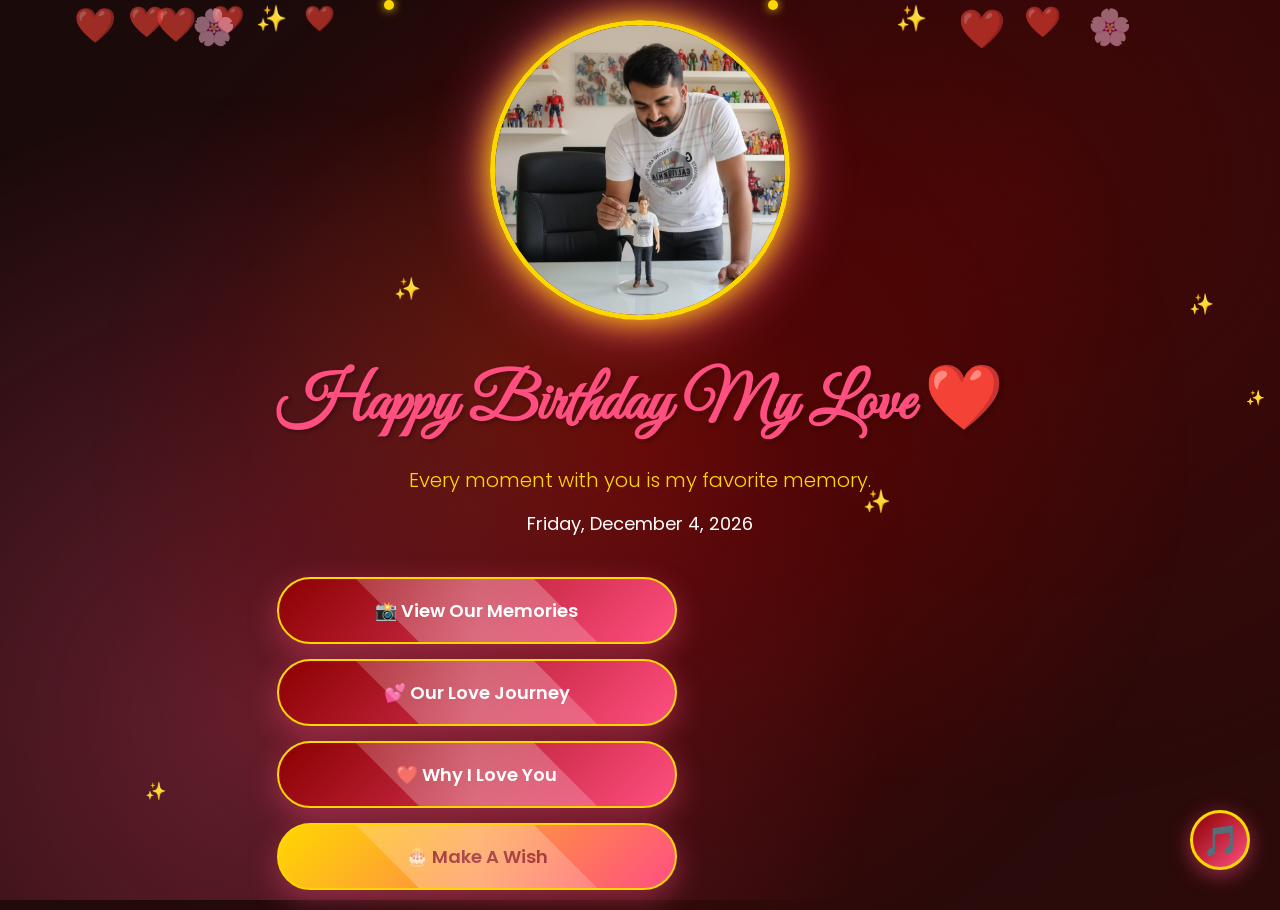
<file: index.html>
<!DOCTYPE html>
<html lang="en">
<head>
    <meta charset="UTF-8">
    <meta name="viewport" content="width=device-width, initial-scale=1.0">
    <title>Happy Birthday ANAND ❤️</title>
    <link rel="preconnect" href="https://fonts.googleapis.com">
    <link rel="preconnect" href="https://fonts.gstatic.com" crossorigin>
    <link href="https://fonts.googleapis.com/css2?family=Great+Vibes&family=Poppins:wght@300;400;500;600;700&display=swap" rel="stylesheet">
    <link rel="stylesheet" href="style.css">
</head>
<body>
    <!-- Loading Screen -->
    <div id="loading-screen" class="loading-screen">
        <div class="loading-content">
            <div class="loading-heart">❤️</div>
            <p class="loading-text">Loading Our Love Story...</p>
        </div>
    </div>

    <!-- Floating Animations -->
    <div class="floating-container">
        <div class="hearts"></div>
        <div class="sparkles"></div>
        <div class="particles"></div>
        <div class="rose-petals"></div>
    </div>

    <!-- Music Player -->
    <div class="music-player" id="music-player">
        <button class="music-toggle" id="music-toggle">
            <span class="music-icon">🎵</span>
        </button>
        <div class="music-controls" id="music-controls">
            <button class="control-btn" id="play-btn">▶️</button>
            <input type="range" class="volume-slider" id="volume-slider" min="0" max="100" value="50">
        </div>
        <audio id="background-music" loop autoplay preload="auto">
            <source src="music/Tum%20Ho%20Toh%20Subah%20Nayi%20Hai%20-%20Tum%20Ho%20Toh%20_%20Saiyaara.mp3" type="audio/mpeg">
        </audio>
    </div>

    <!-- Hero Section -->
    <section id="hero" class="hero">
        <div class="hero-background"></div>
        <div class="hero-content">
            <div class="hero-image-container">
                <img src="images/photo 3.jpeg" alt="Hero Image" class="hero-image" id="hero-img">
            </div>
            <h1 class="hero-title">Happy Birthday My Love ❤️</h1>
            <p class="hero-subtitle">Every moment with you is my favorite memory.</p>
            <p class="hero-date" id="current-date"></p>
            
            <!-- Navigation Buttons -->
            <div class="nav-buttons">
                <a href="gallery.html" class="nav-button">
                    <span>📸 View Our Memories</span>
                    <div class="button-glow"></div>
                </a>
                <a href="timeline.html" class="nav-button">
                    <span>💕 Our Love Journey</span>
                    <div class="button-glow"></div>
                </a>
                <a href="reasons.html" class="nav-button">
                    <span>❤️ Why I Love You</span>
                    <div class="button-glow"></div>
                </a>
                <a href="cake.html" class="nav-button primary">
                    <span>🎂 Make A Wish</span>
                    <div class="button-glow"></div>
                </a>
            </div>
        </div>
    </section>

    <!-- Balloons -->
    <div class="balloons-container" id="balloons"></div>

    <!-- Confetti -->
    <div class="confetti-container" id="confetti"></div>

    <script src="index.js"></script>
</body>
</html>
</file>
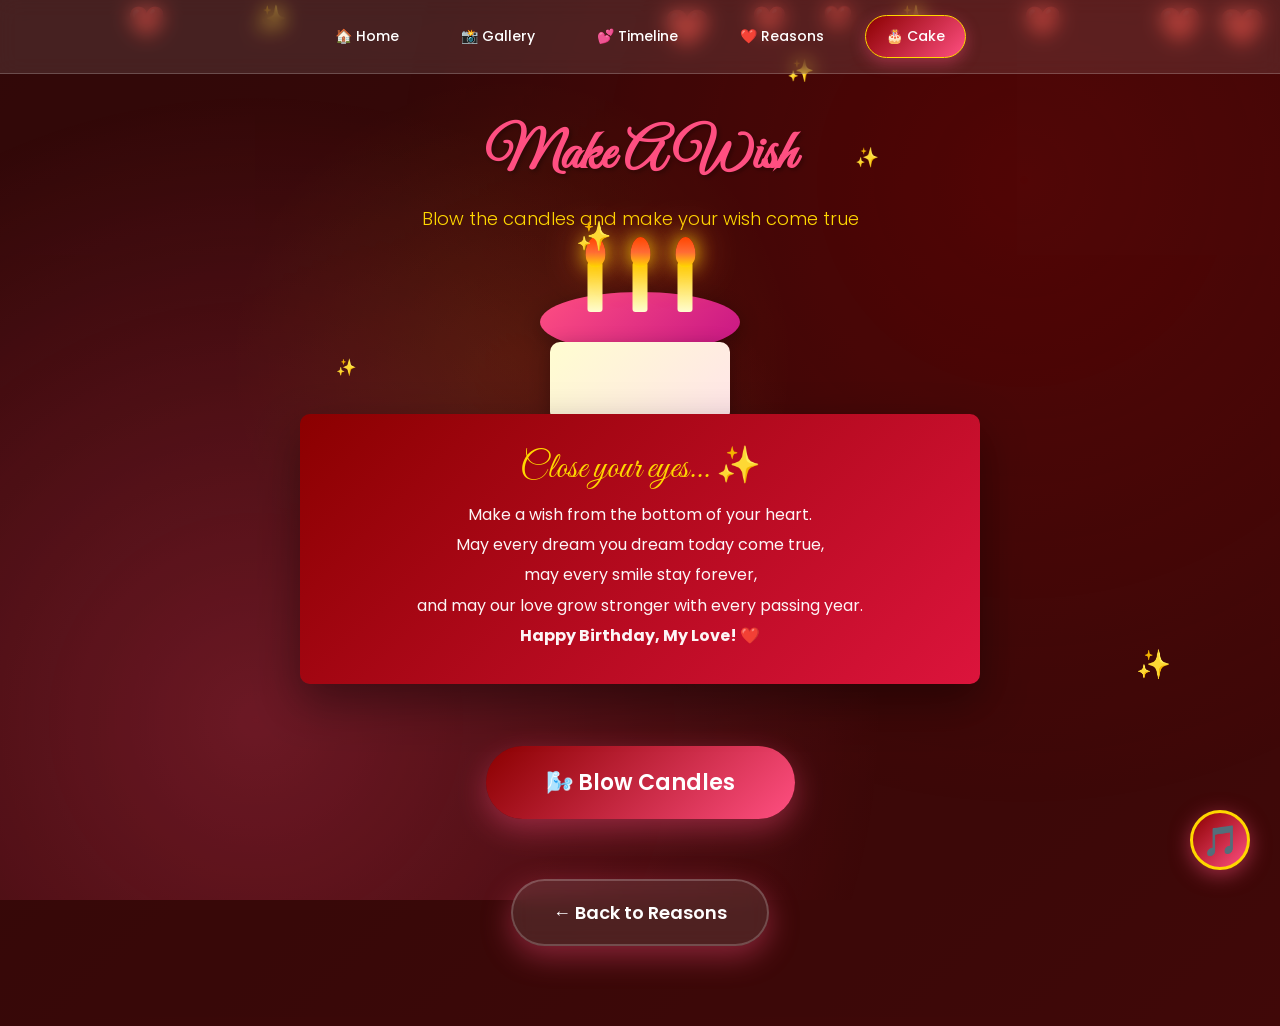
<file: cake.html>
<!DOCTYPE html>
<html lang="en">
<head>
    <meta charset="UTF-8">
    <meta name="viewport" content="width=device-width, initial-scale=1.0">
    <title>Make A Wish - Happy Birthday ANAND ❤️</title>
    <link rel="preconnect" href="https://fonts.googleapis.com">
    <link rel="preconnect" href="https://fonts.gstatic.com" crossorigin>
    <link href="https://fonts.googleapis.com/css2?family=Great+Vibes&family=Poppins:wght@300;400;500;600;700&display=swap" rel="stylesheet">
    <link rel="stylesheet" href="style.css">
</head>
<body>
    <!-- Floating Animations -->
    <div class="floating-container">
        <div class="hearts"></div>
        <div class="sparkles"></div>
    </div>

    <!-- Music Player -->
    <div class="music-player" id="music-player">
        <button class="music-toggle" id="music-toggle">
            <span class="music-icon">🎵</span>
        </button>
        <div class="music-controls" id="music-controls">
            <button class="control-btn" id="play-btn">▶️</button>
            <input type="range" class="volume-slider" id="volume-slider" min="0" max="100" value="50">
        </div>
        <audio id="background-music" loop autoplay>
            <source src="music\wavemaster-happy-birthday-155461.mp3" type="audio/mpeg">
        </audio>
    </div>

    <!-- Navigation Bar -->
    <nav class="nav-bar">
        <a href="index.html" class="nav-link">🏠 Home</a>
        <a href="gallery.html" class="nav-link">📸 Gallery</a>
        <a href="timeline.html" class="nav-link">💕 Timeline</a>
        <a href="reasons.html" class="nav-link">❤️ Reasons</a>
        <a href="cake.html" class="nav-link active">🎂 Cake</a>
    </nav>

    <!-- Cake Section -->
    <section id="cake" class="cake page-section">
        <div class="section-header">
            <h2>Make A Wish</h2>
            <p>Blow the candles and make your wish come true</p>
        </div>
        <div class="cake-container">
            <div class="cake-3d">
                <div class="cake-top">
                    <div class="candle-container">
                        <div class="candle" id="candle1">
                            <div class="flame" id="flame1"></div>
                        </div>
                        <div class="candle" id="candle2">
                            <div class="flame" id="flame2"></div>
                        </div>
                        <div class="candle" id="candle3">
                            <div class="flame" id="flame3"></div>
                        </div>
                    </div>
                </div>
                <div class="cake-middle"></div>
                <div class="cake-bottom">
                    <div class="candle-wish-card" id="candle-wish-card">
                        <h3>Close your eyes... &#10024;</h3>
                        <p>Make a wish from the bottom of your heart.</p>
                        <p>May every dream you dream today come true,</p>
                        <p>may every smile stay forever,</p>
                        <p>and may our love grow stronger with every passing year.</p>
                        <p><strong>Happy Birthday, My Love! &#10084;&#65039;</strong></p>
                    </div>
                </div>
            </div>
        </div>

        <button class="blow-btn" id="blow-btn">
            <span>🌬️ Blow Candles</span>
        </button>
        
        <div class="cake-memory-panel" id="cake-memory-panel" hidden>
            <div class="cake-photo-slider" id="cake-photo-slider" aria-label="Birthday memories slideshow">
                <img src="images/photo 15.jpeg" alt="Birthday memory 1" class="cake-slide active">
                <img src="images/photo 16.jpeg" alt="Birthday memory 2" class="cake-slide">
                <img src="images/photo 17.jpeg" alt="Birthday memory 3" class="cake-slide">
                <img src="images/photo 18.jpeg" alt="Birthday memory 3" class="cake-slide">
                <img src="images/photo 19.jpeg" alt="Birthday memory 3" class="cake-slide">
                <img src="images/photo 20.jpeg" alt="Birthday memory 3" class="cake-slide">
            </div>
        </div>

        <!-- Navigation Buttons -->
        <div class="nav-section-buttons">
            <a href="reasons.html" class="nav-button secondary">
                <span>← Back to Reasons</span>
            </a>
            <a href="letter.html" class="nav-button primary" id="next-to-letter" style="display: none;">
                <span>Read My Letter →</span>
            </a>
        </div>
    </section>

    <!-- Fireworks Canvas -->
    <canvas id="fireworks-canvas" class="fireworks-canvas"></canvas>

    <!-- Confetti -->
    <div class="confetti-container" id="confetti"></div>

    <script src="cake.js"></script>
</body>
</html>
</file>
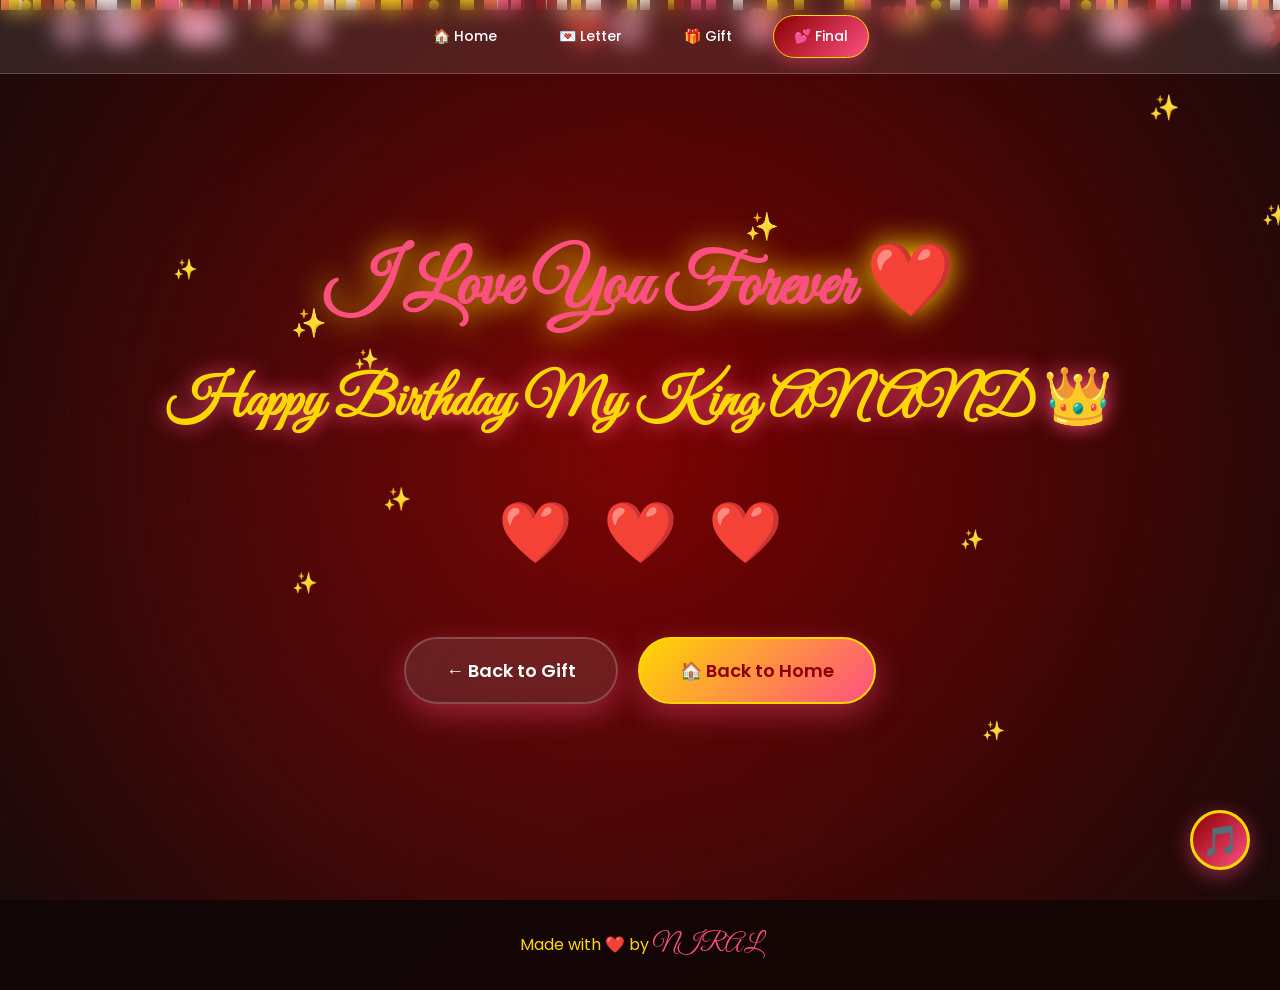
<file: final.html>
<!DOCTYPE html>
<html lang="en">

<head>
    <meta charset="UTF-8">
    <meta name="viewport" content="width=device-width, initial-scale=1.0">
    <title>I Love You Forever - Happy Birthday ANAND ❤️</title>
    <link rel="preconnect" href="https://fonts.googleapis.com">
    <link rel="preconnect" href="https://fonts.gstatic.com" crossorigin>
    <link
        href="https://fonts.googleapis.com/css2?family=Great+Vibes&family=Poppins:wght@300;400;500;600;700&display=swap"
        rel="stylesheet">
    <link rel="stylesheet" href="style.css">
</head>

<body>
    <!-- Floating Animations -->
    <div class="floating-container">
        <div class="hearts"></div>
        <div class="sparkles"></div>
        <div class="particles"></div>
        <div class="rose-petals"></div>
    </div>

    <!-- Music Player -->
    <div class="music-player" id="music-player">
        <button class="music-toggle" id="music-toggle">
            <span class="music-icon">🎵</span>
        </button>
        <div class="music-controls" id="music-controls">
            <button class="control-btn" id="play-btn">▶️</button>
            <input type="range" class="volume-slider" id="volume-slider" min="0" max="100" value="50">
        </div>
        <audio id="background-music" loop autoplay>
            <source src="music\Soulmate Song Bgm.mp3" type="audio/mpeg">
        </audio>
    </div>

    <!-- Navigation Bar -->
    <nav class="nav-bar">
        <a href="index.html" class="nav-link">🏠 Home</a>
        <a href="letter.html" class="nav-link">💌 Letter</a>
        <a href="gift.html" class="nav-link">🎁 Gift</a>
        <a href="final.html" class="nav-link active">💕 Final</a>
    </nav>

    <!-- Final Message Section -->
    <section id="final-message" class="final-message page-section">
        <div class="final-content">
            <h1 id="final-title">I Love You Forever ❤️</h1>
            <h2 id="final-subtitle">Happy Birthday My King ANAND 👑</h2>
            <div class="final-hearts">
                <span class="heart">❤️</span>
                <span class="heart">❤️</span>
                <span class="heart">❤️</span>
            </div>

            <!-- Navigation Button -->
            <div class="nav-section-buttons">
                <a href="gift.html" class="nav-button secondary">
                    <span>← Back to Gift</span>
                </a>
                <a href="index.html" class="nav-button primary">
                    <span>🏠 Back to Home</span>
                </a>
            </div>
        </div>
    </section>

    <!-- Balloons -->
    <div class="balloons-container" id="balloons"></div>

    <!-- Fireworks Canvas -->
    <canvas id="fireworks-canvas" class="fireworks-canvas"></canvas>

    <!-- Confetti -->
    <div class="confetti-container" id="confetti"></div>

    <!-- Footer -->
    <footer class="footer">
        <p>Made with ❤️ by <span id="footer-name">NIRAL</span></p>
    </footer>

    <script src="final.js"></script>
</body>

</html>
</file>
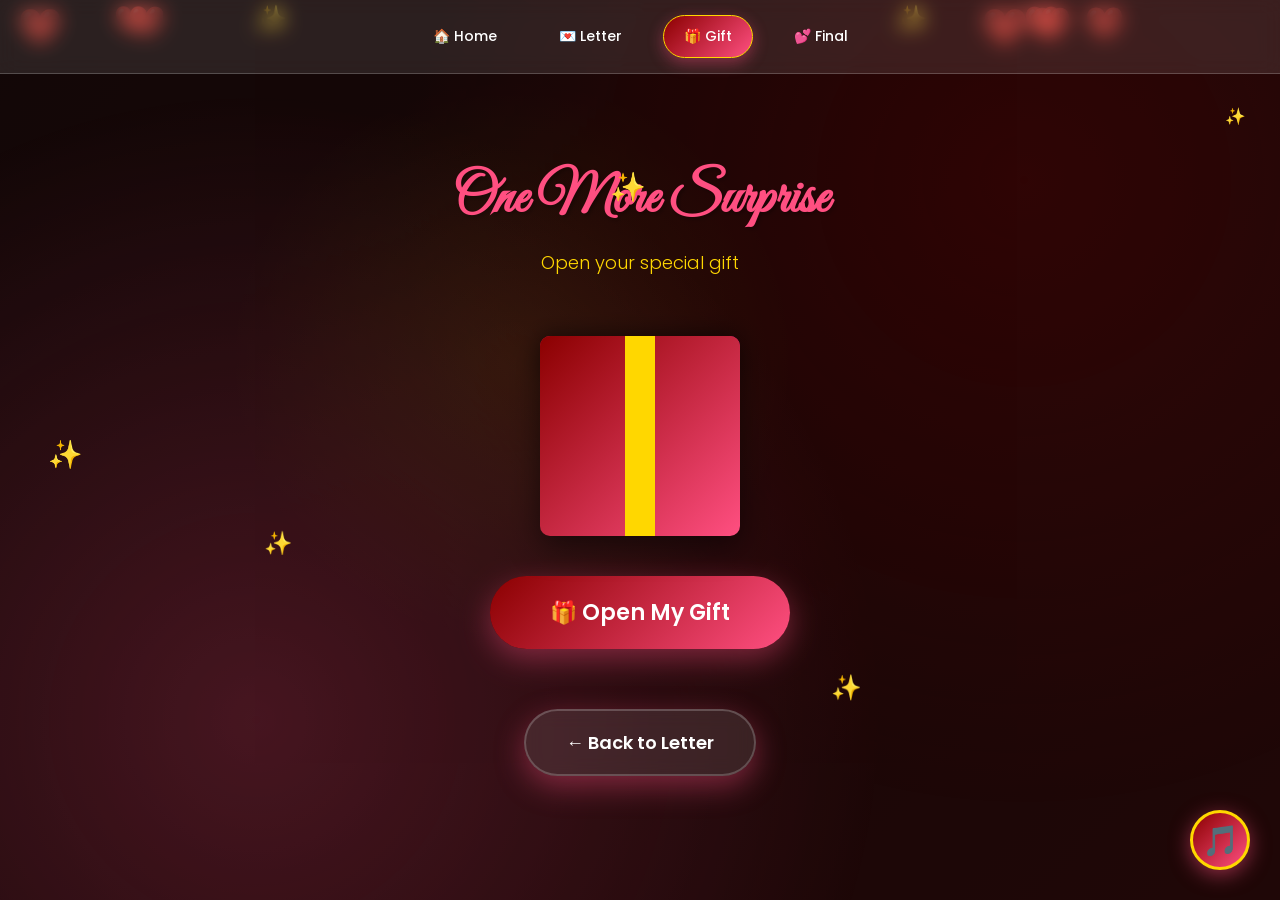
<file: gift.html>
<!DOCTYPE html>
<html lang="en">
<head>
    <meta charset="UTF-8">
    <meta name="viewport" content="width=device-width, initial-scale=1.0">
    <title>Surprise Gift - Happy Birthday ANAND ❤️</title>
    <link rel="preconnect" href="https://fonts.googleapis.com">
    <link rel="preconnect" href="https://fonts.gstatic.com" crossorigin>
    <link href="https://fonts.googleapis.com/css2?family=Great+Vibes&family=Poppins:wght@300;400;500;600;700&display=swap" rel="stylesheet">
    <link rel="stylesheet" href="style.css">
</head>
<body>
    <!-- Floating Animations -->
    <div class="floating-container">
        <div class="hearts"></div>
        <div class="sparkles"></div>
    </div>

    <!-- Music Player -->
    <div class="music-player" id="music-player">
        <button class="music-toggle" id="music-toggle">
            <span class="music-icon">🎵</span>
        </button>
        <div class="music-controls" id="music-controls">
            <button class="control-btn" id="play-btn">▶️</button>
            <input type="range" class="volume-slider" id="volume-slider" min="0" max="100" value="50">
        </div>
        <audio id="background-music" loop autoplay>
            <!-- <source src="music\o_maahi.mp3" type="audio/mpeg"> -->
        </audio>
    </div>

    <!-- Navigation Bar -->
    <nav class="nav-bar">
        <a href="index.html" class="nav-link">🏠 Home</a>
        <a href="letter.html" class="nav-link">💌 Letter</a>
        <a href="gift.html" class="nav-link active">🎁 Gift</a>
        <a href="final.html" class="nav-link">💕 Final</a>
    </nav>

    <!-- Surprise Gift Section -->
    <section id="surprise" class="surprise page-section">
        <div class="section-header">
            <h2>One More Surprise</h2>
            <p>Open your special gift</p>
        </div>
        <div class="gift-container">
            <div class="gift-box" id="gift-box">
                <div class="gift-lid"></div>
                <div class="gift-body"></div>
                <div class="gift-ribbon"></div>
            </div>
        </div>
        <button class="gift-btn" id="gift-btn">
            <span>🎁 Open My Gift</span>
        </button>
        
        <div class="gift-surprise-panel" id="gift-surprise-panel" aria-live="polite" hidden>
            <div class="gift-photo-slider" id="gift-photo-slider" aria-label="Special memories slideshow">
                <img src="images/photo 11.jpeg" alt="Special memory 1" class="gift-slide active">
                <img src="images/photo 12.jpeg" alt="Special memory 2" class="gift-slide">
                <img src="images/photo 13.jpeg" alt="Special memory 3" class="gift-slide">
                <img src="images/photo 14.jpeg" alt="Special memory 3" class="gift-slide">
            </div>
            
            <div class="voice-letter">
                <p class="voice-kicker">Your birthday message is playing</p>
                <button class="voice-replay-btn" id="voice-replay-btn" type="button">Listen Again</button>
            </div>
        </div>

        <!-- Navigation Buttons -->
        <div class="nav-section-buttons">
            <a href="letter.html" class="nav-button secondary">
                <span>← Back to Letter</span>
            </a>
            <a href="final.html" class="nav-button primary" id="next-to-final" style="display: none;">
                <span>Final Message →</span>
            </a>
        </div>
    </section>

    <!-- Fireworks Canvas -->
    <canvas id="fireworks-canvas" class="fireworks-canvas"></canvas>

    <!-- Confetti -->
    <div class="confetti-container" id="confetti"></div>

    <script src="gift.js"></script>
</body>
</html>
</file>
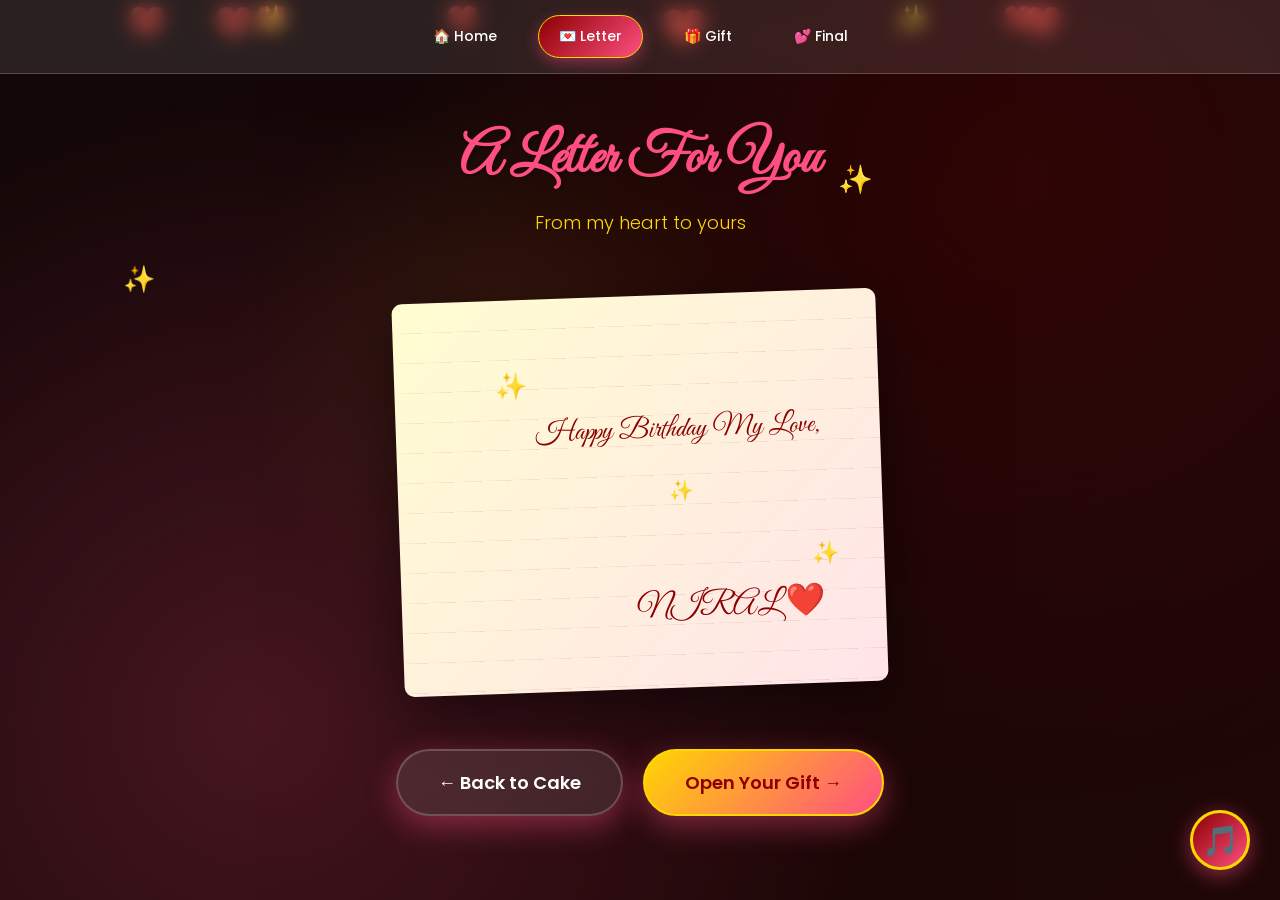
<file: letter.html>
<!DOCTYPE html>
<html lang="en">

<head>
    <meta charset="UTF-8">
    <meta name="viewport" content="width=device-width, initial-scale=1.0">
    <title>A Letter For You - Happy Birthday ANAND ❤️</title>
    <link rel="preconnect" href="https://fonts.googleapis.com">
    <link rel="preconnect" href="https://fonts.gstatic.com" crossorigin>
    <link
        href="https://fonts.googleapis.com/css2?family=Great+Vibes&family=Poppins:wght@300;400;500;600;700&display=swap"
        rel="stylesheet">
    <link rel="stylesheet" href="style.css">
</head>

<body>
    <!-- Floating Animations -->
    <div class="floating-container">
        <div class="hearts"></div>
        <div class="sparkles"></div>
    </div>

    <!-- Music Player -->
    <div class="music-player" id="music-player">
        <button class="music-toggle" id="music-toggle">
            <span class="music-icon">🎵</span>
        </button>
        <div class="music-controls" id="music-controls">
            <button class="control-btn" id="play-btn">▶️</button>
            <input type="range" class="volume-slider" id="volume-slider" min="0" max="100" value="50">
        </div>
        <audio id="background-music" loop autoplay>
            <source src="music\kaise_hua_instrumental.mp3" type="audio/mpeg">
        </audio>
    </div>

    <!-- Navigation Bar -->
    <nav class="nav-bar">
        <a href="index.html" class="nav-link">🏠 Home</a>
        <a href="letter.html" class="nav-link active">💌 Letter</a>
        <a href="gift.html" class="nav-link">🎁 Gift</a>
        <a href="final.html" class="nav-link">💕 Final</a>
    </nav>

    <!-- Love Letter Section -->
    <section id="love-letter" class="love-letter page-section">
        <div class="section-header">
            <h2>A Letter For You</h2>
            <p>From my heart to yours</p>
        </div>
        <div class="letter-container">
            <div class="letter-paper">
                <div class="letter-content" id="letter-content">
                    <!-- Letter text will be typed by JavaScript -->
                </div>
                <div class="letter-signature" id="letter-signature"></div>
            </div>
        </div>

        <!-- Navigation Buttons -->
        <div class="nav-section-buttons">
            <a href="cake.html" class="nav-button secondary">
                <span>← Back to Cake</span>
            </a>
            <a href="gift.html" class="nav-button primary">
                <span>Open Your Gift →</span>
            </a>
        </div>
    </section>

    <script src="letter.js"></script>
</body>

</html>
</file>
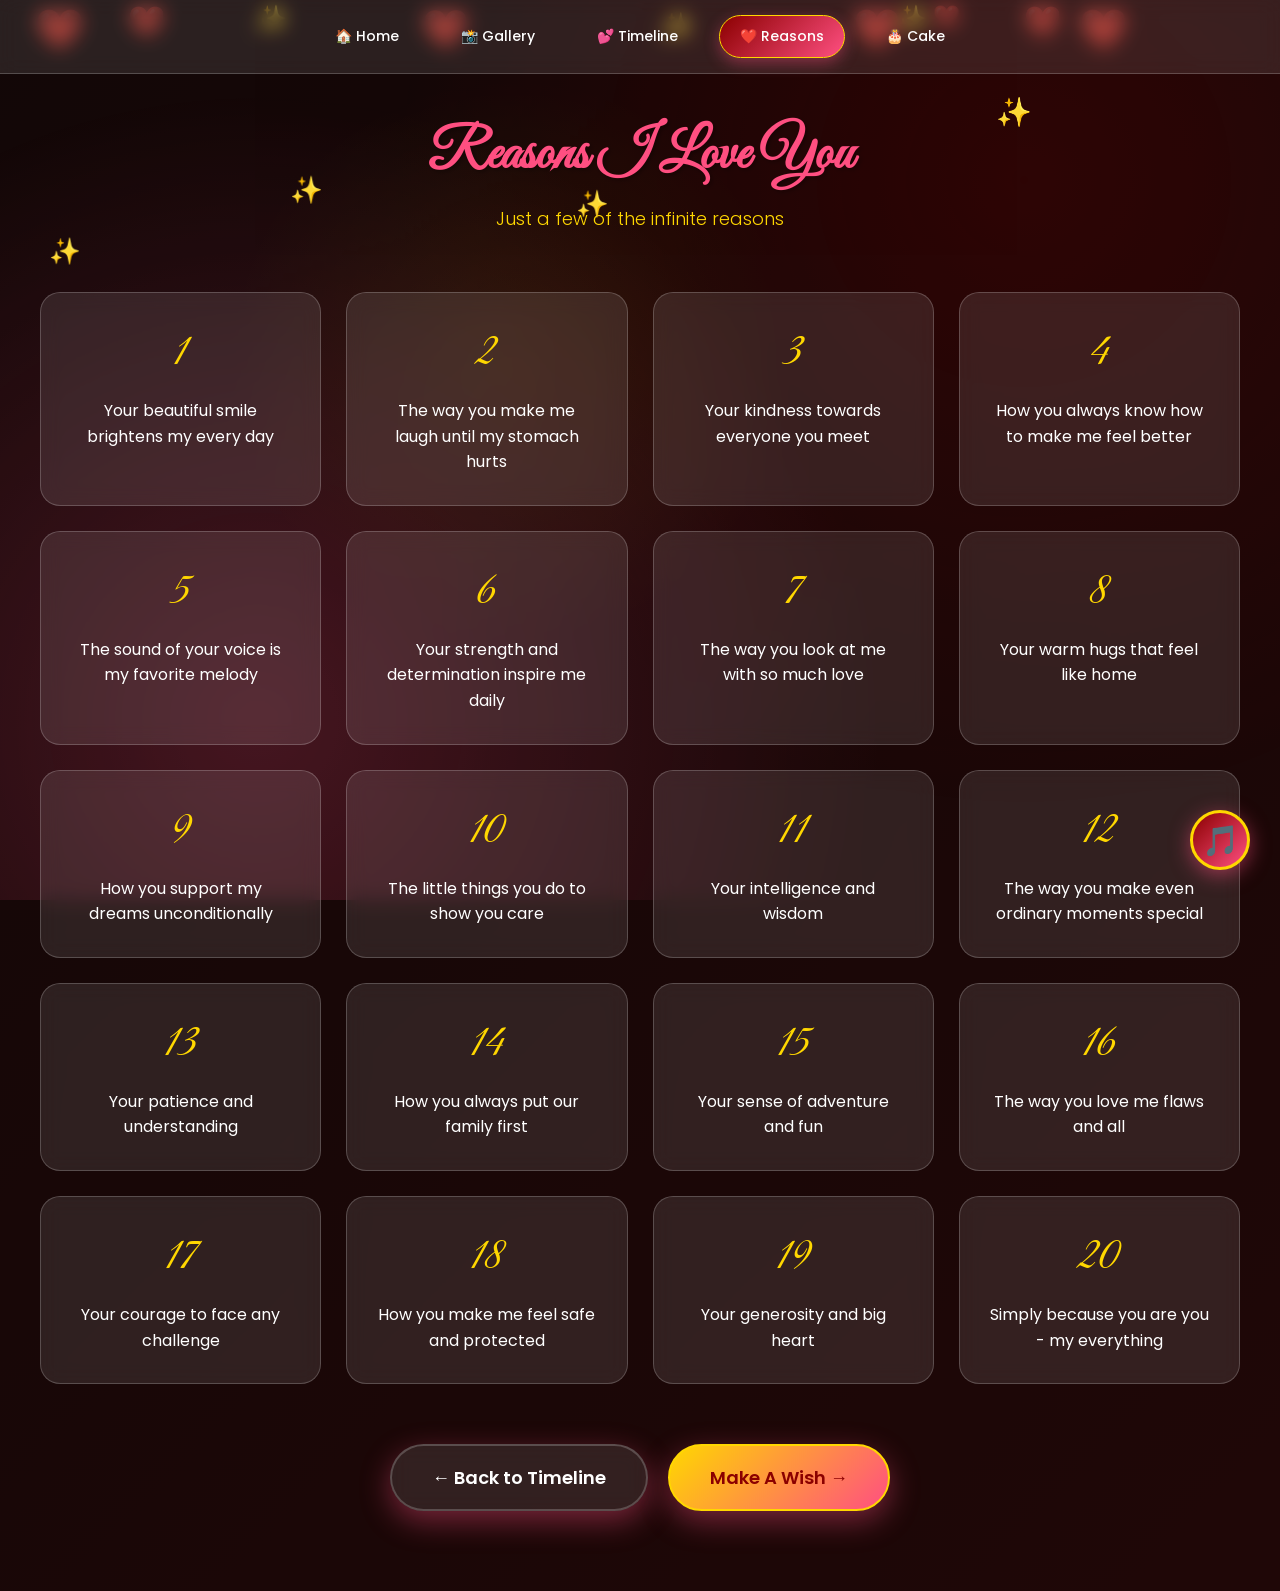
<file: reasons.html>
<!DOCTYPE html>
<html lang="en">
<head>
    <meta charset="UTF-8">
    <meta name="viewport" content="width=device-width, initial-scale=1.0">
    <title>Why I Love You - Happy Birthday ANAND ❤️</title>
    <link rel="preconnect" href="https://fonts.googleapis.com">
    <link rel="preconnect" href="https://fonts.gstatic.com" crossorigin>
    <link href="https://fonts.googleapis.com/css2?family=Great+Vibes&family=Poppins:wght@300;400;500;600;700&display=swap" rel="stylesheet">
    <link rel="stylesheet" href="style.css">
</head>
<body>
    <!-- Floating Animations -->
    <div class="floating-container">
        <div class="hearts"></div>
        <div class="sparkles"></div>
    </div>

    <!-- Music Player -->
    <div class="music-player" id="music-player">
        <button class="music-toggle" id="music-toggle">
            <span class="music-icon">🎵</span>
        </button>
        <div class="music-controls" id="music-controls">
            <button class="control-btn" id="play-btn">▶️</button>
            <input type="range" class="volume-slider" id="volume-slider" min="0" max="100" value="50">
        </div>
        <audio id="background-music" loop autoplay>
            <source src="music\Humsafar Ringtone Download Male.mp3" type="audio/mpeg">
        </audio>
    </div>

    <!-- Navigation Bar -->
    <nav class="nav-bar">
        <a href="index.html" class="nav-link">🏠 Home</a>
        <a href="gallery.html" class="nav-link">📸 Gallery</a>
        <a href="timeline.html" class="nav-link">💕 Timeline</a>
        <a href="reasons.html" class="nav-link active">❤️ Reasons</a>
        <a href="cake.html" class="nav-link">🎂 Cake</a>
    </nav>

    <!-- Reasons Section -->
    <section id="reasons" class="reasons page-section">
        <div class="section-header">
            <h2>Reasons I Love You</h2>
            <p>Just a few of the infinite reasons</p>
        </div>
        <div class="reasons-grid" id="reasons-grid">
            <!-- Reasons will be dynamically added by JavaScript -->
        </div>
        
        <!-- Navigation Buttons -->
        <div class="nav-section-buttons">
            <a href="timeline.html" class="nav-button secondary">
                <span>← Back to Timeline</span>
            </a>
            <a href="cake.html" class="nav-button primary">
                <span>Make A Wish →</span>
            </a>
        </div>
    </section>

    <script src="reasons.js"></script>
</body>
</html>
</file>
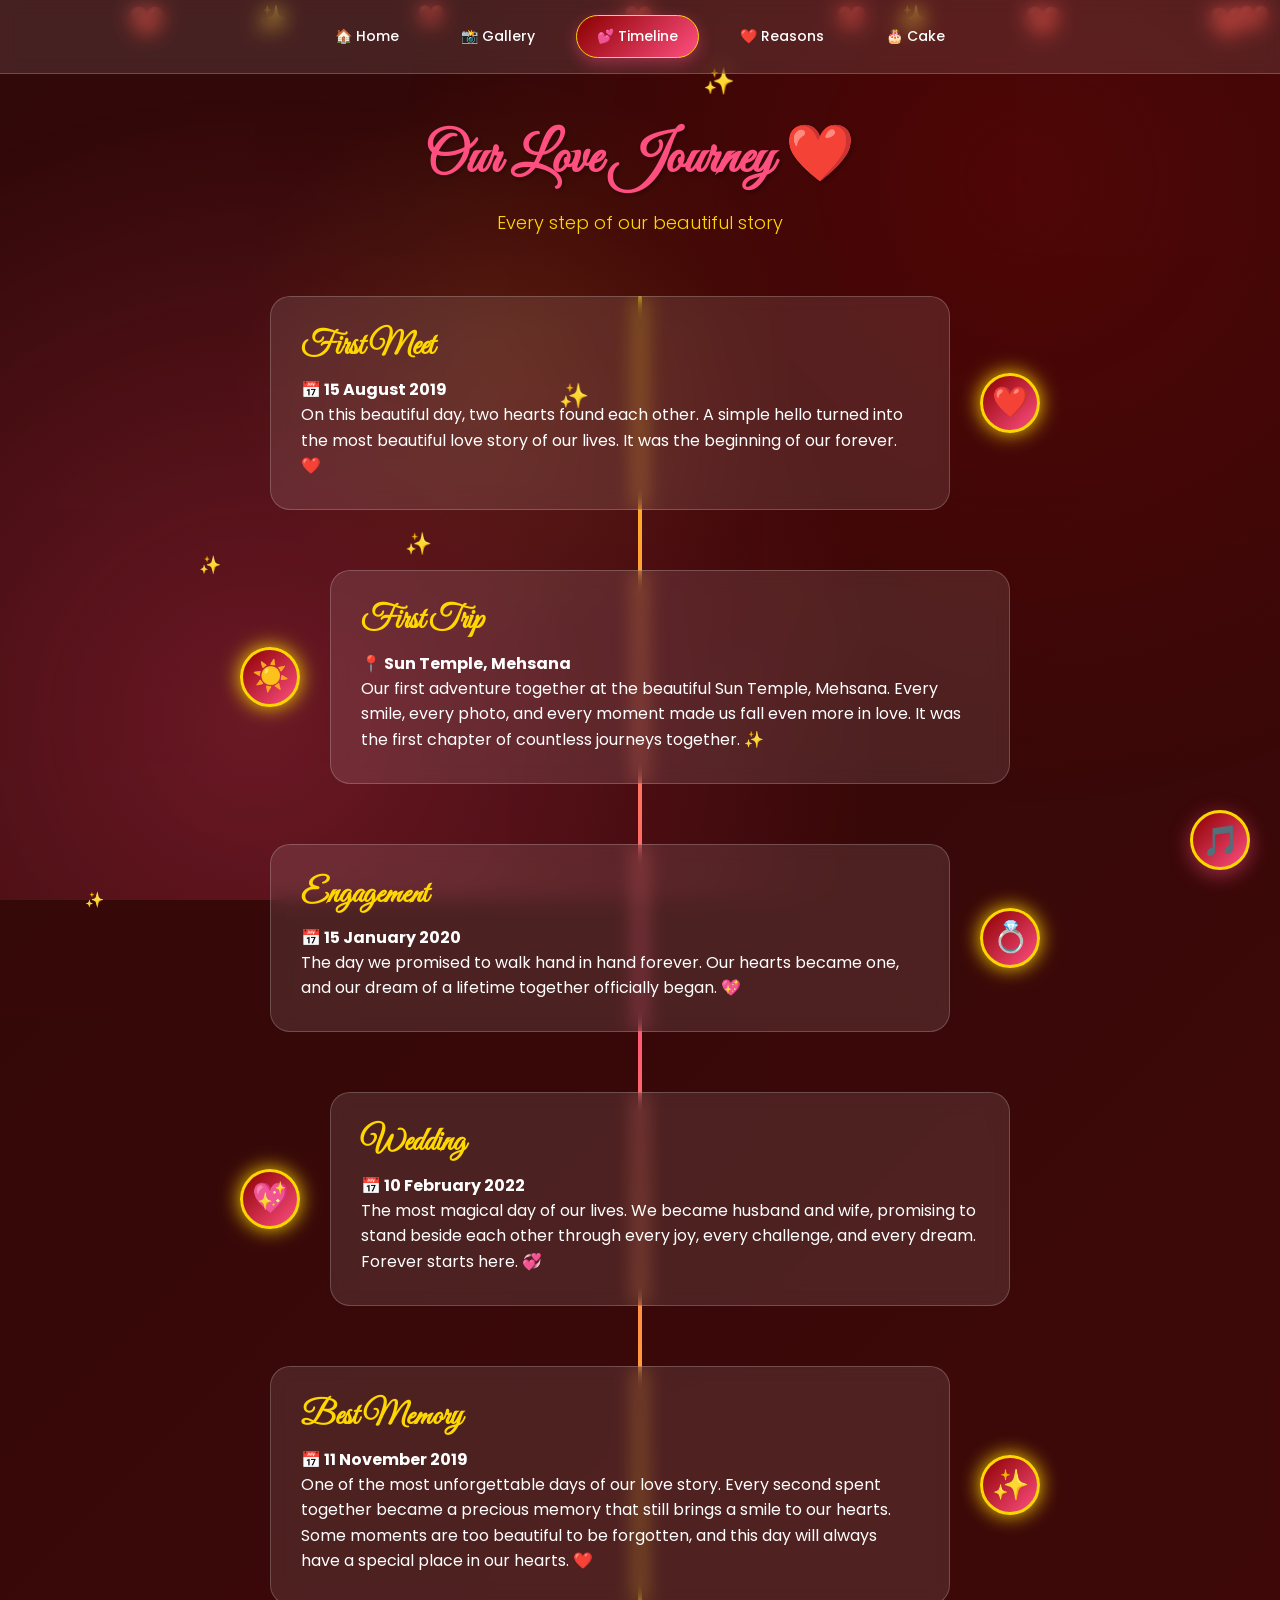
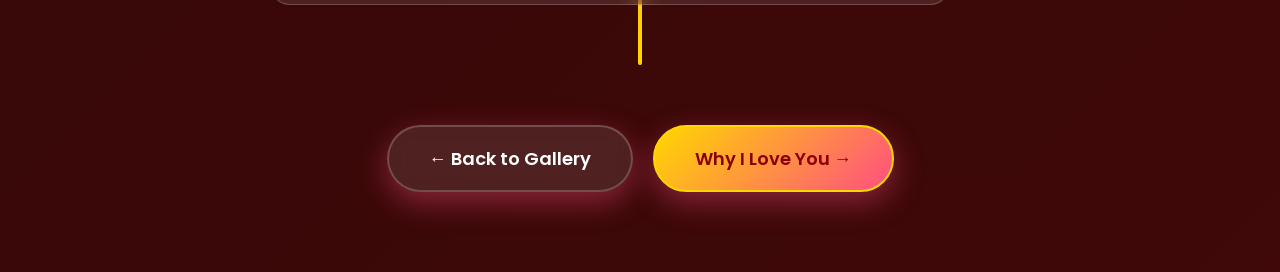
<file: timeline.html>
<!DOCTYPE html>
<html lang="en">
<head>
    <meta charset="UTF-8">
    <meta name="viewport" content="width=device-width, initial-scale=1.0">
    <title>Our Journey - Happy Birthday ANAND ❤️</title>

    <link rel="preconnect" href="https://fonts.googleapis.com">
    <link rel="preconnect" href="https://fonts.gstatic.com" crossorigin>

    <link href="https://fonts.googleapis.com/css2?family=Great+Vibes&family=Poppins:wght@300;400;500;600;700&display=swap" rel="stylesheet">

    <link rel="stylesheet" href="style.css">
</head>

<body>

<!-- Floating Animations -->
<div class="floating-container">
    <div class="hearts"></div>
    <div class="sparkles"></div>
</div>

<!-- Music -->
<div class="music-player" id="music-player">
    <button class="music-toggle" id="music-toggle">
        <span class="music-icon">🎵</span>
    </button>

    <div class="music-controls" id="music-controls">
        <button class="control-btn" id="play-btn">▶️</button>

        <input type="range"
               class="volume-slider"
               id="volume-slider"
               min="0"
               max="100"
               value="50">
    </div>

    <audio id="background-music" loop autoplay>
        <source src="music\husband wife Ke Liye song status video.mp3" type="audio/mpeg">
    </audio>
</div>

<!-- Navigation -->

<nav class="nav-bar">

    <a href="index.html" class="nav-link">🏠 Home</a>

    <a href="gallery.html" class="nav-link">📸 Gallery</a>

    <a href="timeline.html" class="nav-link active">💕 Timeline</a>

    <a href="reasons.html" class="nav-link">❤️ Reasons</a>

    <a href="cake.html" class="nav-link">🎂 Cake</a>

</nav>

<!-- Timeline -->

<section id="timeline" class="timeline page-section">

    <div class="section-header">

        <h2>Our Love Journey ❤️</h2>

        <p>Every step of our beautiful story</p>

    </div>

    <div class="timeline-container">

        <!-- First Meet -->

        <div class="timeline-item">

            <div class="timeline-icon">❤️</div>

            <div class="timeline-content">

                <h3>First Meet</h3>

                <h4>📅 15 August 2019</h4>

                <p>

                    On this beautiful day, two hearts found each other.

                    A simple hello turned into the most beautiful love story of our lives.

                    It was the beginning of our forever.

                    ❤️

                </p>

            </div>

        </div>

        <!-- First Trip -->

        <div class="timeline-item">

            <div class="timeline-icon">☀️</div>

            <div class="timeline-content">

                <h3>First Trip</h3>

                <h4>📍 Sun Temple, Mehsana</h4>

                <p>

                    Our first adventure together at the beautiful Sun Temple,

                    Mehsana.

                    Every smile, every photo,

                    and every moment made us fall even more in love.

                    It was the first chapter of countless journeys together.

                    ✨

                </p>

            </div>

        </div>

        <!-- Engagement -->

        <div class="timeline-item">

            <div class="timeline-icon">💍</div>

            <div class="timeline-content">

                <h3>Engagement</h3>

                <h4>📅 15 January 2020</h4>

                <p>

                    The day we promised to walk hand in hand forever.

                    Our hearts became one,

                    and our dream of a lifetime together officially began.

                    💖

                </p>

            </div>

        </div>

        <!-- Wedding -->

        <div class="timeline-item">

            <div class="timeline-icon">💖</div>

            <div class="timeline-content">

                <h3>Wedding</h3>

                <h4>📅 10 February 2022</h4>

                <p>

                    The most magical day of our lives.

                    We became husband and wife,

                    promising to stand beside each other through every joy,

                    every challenge,

                    and every dream.

                    Forever starts here.

                    💞

                </p>

            </div>

        </div>

        <!-- Best Memory -->

        <div class="timeline-item">

            <div class="timeline-icon">✨</div>

            <div class="timeline-content">

                <h3>Best Memory</h3>

                <h4>📅 11 November 2019</h4>

                <p>

                    One of the most unforgettable days of our love story.

                    Every second spent together became a precious memory

                    that still brings a smile to our hearts.

                    Some moments are too beautiful to be forgotten,

                    and this day will always have a special place in our hearts.

                    ❤️

                </p>

            </div>

        </div>

    </div>

    <!-- Buttons -->

    <div class="nav-section-buttons">

        <a href="gallery.html" class="nav-button secondary">

            ← Back to Gallery

        </a>

        <a href="reasons.html" class="nav-button primary">

            Why I Love You →

        </a>

    </div>

</section>

<script src="timeline.js"></script>

</body>

</html>
</file>
<file: style.css>
/* ============================================
   PREMIUM ROMANTIC BIRTHDAY WEBSITE
   Luxury Romantic Theme
   ============================================ */

/* ============================================
   CSS VARIABLES - EDIT THEME COLORS HERE
   ============================================ */
:root {
    /* Primary Colors */
    --dark-red: #8B0000;
    --rose-pink: #FF4F81;
    --gold: #FFD700;
    --white: #FFFFFF;
    
    /* Secondary Colors */
    --light-pink: #FFE4E9;
    --dark-pink: #C71585;
    --cream: #FFFDD0;
    --soft-red: #DC143C;
    
    /* Background Gradient */
    --gradient-start: #1a0a0a;
    --gradient-end: #2d0a0a;
    
    /* Glassmorphism */
    --glass-bg: rgba(255, 255, 255, 0.1);
    --glass-border: rgba(255, 255, 255, 0.2);
    
    /* Fonts */
    --font-heading: 'Great Vibes', cursive;
    --font-body: 'Poppins', sans-serif;
    
    /* Spacing */
    --section-padding: 80px 20px;
    
    /* Transitions */
    --transition-smooth: all 0.5s cubic-bezier(0.4, 0, 0.2, 1);
    --transition-bounce: all 0.6s cubic-bezier(0.68, -0.55, 0.265, 1.55);
}

/* ============================================
   GLOBAL STYLES
   ============================================ */
* {
    margin: 0;
    padding: 0;
    box-sizing: border-box;
}

html {
    scroll-behavior: smooth;
}

body {
    font-family: var(--font-body);
    background: linear-gradient(135deg, var(--gradient-start), var(--gradient-end));
    color: var(--white);
    overflow-x: hidden;
    min-height: 100vh;
}

/* ============================================
   NAVIGATION BAR
   ============================================ */
.nav-bar {
    position: fixed;
    top: 0;
    left: 0;
    width: 100%;
    background: var(--glass-bg);
    backdrop-filter: blur(10px);
    border-bottom: 1px solid var(--glass-border);
    padding: 15px 20px;
    display: flex;
    justify-content: center;
    gap: 20px;
    z-index: 1000;
    flex-wrap: wrap;
}

.nav-link {
    color: var(--white);
    text-decoration: none;
    padding: 10px 20px;
    border-radius: 25px;
    font-size: 14px;
    font-weight: 500;
    transition: var(--transition-smooth);
    background: transparent;
    border: 1px solid transparent;
}

.nav-link:hover {
    background: var(--glass-bg);
    border-color: var(--gold);
    transform: translateY(-2px);
    box-shadow: 0 5px 15px rgba(255, 215, 0, 0.3);
}

.nav-link.active {
    background: linear-gradient(135deg, var(--dark-red), var(--rose-pink));
    border-color: var(--gold);
    box-shadow: 0 5px 15px rgba(255, 79, 129, 0.4);
}

/* ============================================
   PAGE SECTIONS
   ============================================ */
.page-section {
    padding: 120px 20px 80px;
    min-height: 100vh;
    display: flex;
    flex-direction: column;
    justify-content: center;
    align-items: center;
}

/* ============================================
   NAVIGATION BUTTONS
   ============================================ */
.nav-buttons {
    display: flex;
    flex-direction: column;
    gap: 15px;
    margin-top: 40px;
    max-width: 400px;
    width: 100%;
}

.nav-button {
    display: inline-block;
    padding: 18px 40px;
    font-size: 18px;
    font-family: var(--font-body);
    font-weight: 600;
    color: var(--white);
    text-decoration: none;
    background: linear-gradient(135deg, var(--dark-red), var(--rose-pink));
    border: 2px solid var(--gold);
    border-radius: 50px;
    cursor: pointer;
    overflow: hidden;
    transition: var(--transition-smooth);
    box-shadow: 0 10px 30px rgba(255, 79, 129, 0.4);
    text-align: center;
    position: relative;
}

.nav-button:hover {
    transform: translateY(-5px);
    box-shadow: 0 15px 40px rgba(255, 79, 129, 0.6);
}

.nav-button.primary {
    background: linear-gradient(135deg, var(--gold), var(--rose-pink));
    color: var(--dark-red);
}

.nav-button.secondary {
    background: var(--glass-bg);
    backdrop-filter: blur(10px);
    border-color: var(--glass-border);
}

.nav-section-buttons {
    display: flex;
    gap: 20px;
    margin-top: 60px;
    flex-wrap: wrap;
    justify-content: center;
}

.next-section {
    margin-top: 60px;
}

.next-button {
    display: inline-block;
    padding: 15px 40px;
    font-size: 16px;
    font-family: var(--font-body);
    font-weight: 600;
    color: var(--white);
    text-decoration: none;
    background: linear-gradient(135deg, var(--dark-red), var(--rose-pink));
    border: 2px solid var(--gold);
    border-radius: 50px;
    transition: var(--transition-smooth);
    box-shadow: 0 10px 30px rgba(255, 79, 129, 0.4);
}

.next-button:hover {
    transform: translateY(-5px);
    box-shadow: 0 15px 40px rgba(255, 79, 129, 0.6);
}

/* Animated Background with Sparkles */
body::before {
    content: '';
    position: fixed;
    top: 0;
    left: 0;
    width: 100%;
    height: 100%;
    background: 
        radial-gradient(circle at 20% 80%, rgba(255, 79, 129, 0.3) 0%, transparent 50%),
        radial-gradient(circle at 80% 20%, rgba(139, 0, 0, 0.3) 0%, transparent 50%),
        radial-gradient(circle at 40% 40%, rgba(255, 215, 0, 0.1) 0%, transparent 30%);
    animation: backgroundPulse 10s ease-in-out infinite;
    z-index: -1;
}

@keyframes backgroundPulse {
    0%, 100% { opacity: 0.5; }
    50% { opacity: 1; }
}

/* ============================================
   1. LOADING SCREEN
   ============================================ */
.loading-screen {
    position: fixed;
    top: 0;
    left: 0;
    width: 100%;
    height: 100%;
    background: linear-gradient(135deg, var(--dark-red), var(--dark-pink));
    display: flex;
    justify-content: center;
    align-items: center;
    z-index: 9999;
    animation: fadeOut 1s ease-in-out 2.5s forwards;
}

.loading-content {
    text-align: center;
}

.loading-heart {
    font-size: 80px;
    animation: heartBeat 1s ease-in-out infinite;
}

.loading-text {
    font-family: var(--font-heading);
    font-size: 32px;
    color: var(--gold);
    margin-top: 20px;
    animation: glow 2s ease-in-out infinite;
}

@keyframes fadeOut {
    to {
        opacity: 0;
        visibility: hidden;
    }
}

@keyframes heartBeat {
    0%, 100% { transform: scale(1); }
    50% { transform: scale(1.2); }
}

@keyframes glow {
    0%, 100% { text-shadow: 0 0 20px var(--gold); }
    50% { text-shadow: 0 0 40px var(--gold), 0 0 60px var(--rose-pink); }
}

/* ============================================
   2. HERO SECTION
   ============================================ */
.hero {
    min-height: 100vh;
    display: flex;
    justify-content: center;
    align-items: center;
    text-align: center;
    padding: 20px;
    position: relative;
}

.hero-background {
    position: absolute;
    top: 0;
    left: 0;
    width: 100%;
    height: 100%;
    background: radial-gradient(circle at center, rgba(139, 0, 0, 0.5), transparent 70%);
    z-index: -1;
}

.hero-content {
    max-width: 800px;
    animation: slideUp 1s ease-out 3s both;
}

.hero-image-container {
    width: 300px;
    height: 300px;
    margin: 0 auto 40px;
    border-radius: 50%;
    overflow: hidden;
    border: 5px solid var(--gold);
    box-shadow: 0 0 30px var(--gold), 0 0 60px var(--rose-pink);
    animation: float 6s ease-in-out infinite;
}

.hero-image {
    width: 100%;
    height: 100%;
    object-fit: cover;
}

.hero-title {
    font-family: var(--font-heading);
    font-size: 64px;
    color: var(--rose-pink);
    margin-bottom: 20px;
    text-shadow: 2px 2px 4px rgba(0, 0, 0, 0.3);
    animation: glow 3s ease-in-out infinite;
}

.hero-subtitle {
    font-size: 20px;
    color: var(--gold);
    margin-bottom: 15px;
    font-weight: 300;
}

.hero-date {
    font-size: 18px;
    color: var(--white);
    margin-bottom: 40px;
    font-weight: 400;
}

.hero-button {
    position: relative;
    padding: 18px 50px;
    font-size: 20px;
    font-family: var(--font-body);
    font-weight: 600;
    color: var(--white);
    background: linear-gradient(135deg, var(--dark-red), var(--rose-pink));
    border: none;
    border-radius: 50px;
    cursor: pointer;
    overflow: hidden;
    transition: var(--transition-smooth);
    box-shadow: 0 10px 30px rgba(255, 79, 129, 0.4);
}

.hero-button:hover {
    transform: translateY(-5px);
    box-shadow: 0 15px 40px rgba(255, 79, 129, 0.6);
}

.button-glow {
    position: absolute;
    top: -50%;
    left: -50%;
    width: 200%;
    height: 200%;
    background: linear-gradient(45deg, transparent, rgba(255, 255, 255, 0.3), transparent);
    transform: rotate(45deg);
    animation: buttonShine 3s ease-in-out infinite;
}

@keyframes buttonShine {
    0% { transform: translateX(-100%) rotate(45deg); }
    100% { transform: translateX(100%) rotate(45deg); }
}

@keyframes slideUp {
    from {
        opacity: 0;
        transform: translateY(50px);
    }
    to {
        opacity: 1;
        transform: translateY(0);
    }
}

@keyframes float {
    0%, 100% { transform: translateY(0); }
    50% { transform: translateY(-20px); }
}

/* ============================================
   3. FLOATING ANIMATIONS
   ============================================ */
.floating-container {
    position: fixed;
    top: 0;
    left: 0;
    width: 100%;
    height: 100%;
    pointer-events: none;
    z-index: 1;
}

.hearts, .sparkles, .particles, .rose-petals {
    position: absolute;
    width: 100%;
    height: 100%;
}

/* Floating Hearts */
.hearts::before,
.hearts::after {
    content: '❤️';
    position: absolute;
    font-size: 30px;
    animation: floatHeart 15s linear infinite;
    opacity: 0.6;
}

.hearts::before {
    left: 10%;
    animation-delay: 0s;
}

.hearts::after {
    left: 80%;
    animation-delay: 5s;
}

@keyframes floatHeart {
    0% {
        transform: translateY(100vh) rotate(0deg);
        opacity: 0;
    }
    10% { opacity: 0.6; }
    90% { opacity: 0.6; }
    100% {
        transform: translateY(-100vh) rotate(360deg);
        opacity: 0;
    }
}

/* Sparkles */
.sparkles::before,
.sparkles::after {
    content: '✨';
    position: absolute;
    font-size: 25px;
    animation: sparkle 8s linear infinite;
}

.sparkles::before {
    left: 20%;
    animation-delay: 2s;
}

.sparkles::after {
    left: 70%;
    animation-delay: 4s;
}

@keyframes sparkle {
    0%, 100% {
        transform: scale(0) rotate(0deg);
        opacity: 0;
    }
    50% {
        transform: scale(1) rotate(180deg);
        opacity: 1;
    }
}

/* Golden Particles */
.particles::before,
.particles::after {
    content: '';
    position: absolute;
    width: 10px;
    height: 10px;
    background: var(--gold);
    border-radius: 50%;
    animation: particle 12s linear infinite;
    box-shadow: 0 0 10px var(--gold);
}

.particles::before {
    left: 30%;
    animation-delay: 1s;
}

.particles::after {
    left: 60%;
    animation-delay: 3s;
}

@keyframes particle {
    0% {
        transform: translateY(100vh);
        opacity: 0;
    }
    10% { opacity: 1; }
    90% { opacity: 1; }
    100% {
        transform: translateY(-100vh);
        opacity: 0;
    }
}

/* Rose Petals */
.rose-petals::before,
.rose-petals::after {
    content: '🌸';
    position: absolute;
    font-size: 35px;
    animation: petal 20s linear infinite;
    opacity: 0.5;
}

.rose-petals::before {
    left: 15%;
    animation-delay: 0s;
}

.rose-petals::after {
    left: 85%;
    animation-delay: 7s;
}

@keyframes petal {
    0% {
        transform: translateY(100vh) rotate(0deg) translateX(0);
        opacity: 0;
    }
    10% { opacity: 0.5; }
    90% { opacity: 0.5; }
    100% {
        transform: translateY(-100vh) rotate(360deg) translateX(100px);
        opacity: 0;
    }
}

/* ============================================
   4. MUSIC PLAYER
   ============================================ */
.music-player {
    position: fixed;
    bottom: 30px;
    right: 30px;
    z-index: 1000;
}

.music-toggle {
    width: 60px;
    height: 60px;
    border-radius: 50%;
    background: linear-gradient(135deg, var(--dark-red), var(--rose-pink));
    border: 3px solid var(--gold);
    cursor: pointer;
    font-size: 30px;
    display: flex;
    justify-content: center;
    align-items: center;
    box-shadow: 0 5px 20px rgba(255, 79, 129, 0.5);
    transition: var(--transition-smooth);
    animation: pulse 2s ease-in-out infinite;
}

.music-toggle:hover {
    transform: scale(1.1);
}

.music-controls {
    position: absolute;
    bottom: 70px;
    right: 0;
    background: var(--glass-bg);
    backdrop-filter: blur(10px);
    border: 1px solid var(--glass-border);
    border-radius: 15px;
    padding: 15px;
    display: flex;
    flex-direction: column;
    gap: 10px;
    opacity: 0;
    visibility: hidden;
    transform: translateY(20px);
    transition: var(--transition-smooth);
}

.music-controls.active {
    opacity: 1;
    visibility: visible;
    transform: translateY(0);
}

.control-btn {
    width: 40px;
    height: 40px;
    border-radius: 50%;
    background: var(--gold);
    border: none;
    cursor: pointer;
    font-size: 16px;
    transition: var(--transition-smooth);
}

.control-btn:hover {
    transform: scale(1.1);
}

.volume-slider {
    width: 100%;
    accent-color: var(--gold);
}

@keyframes pulse {
    0%, 100% { box-shadow: 0 5px 20px rgba(255, 79, 129, 0.5); }
    50% { box-shadow: 0 5px 40px rgba(255, 79, 129, 0.8); }
}

/* ============================================
   SECTION STYLES
   ============================================ */
section {
    padding: var(--section-padding);
    position: relative;
}

.section-header {
    text-align: center;
    margin-bottom: 60px;
}

.section-header h2 {
    font-family: var(--font-heading);
    font-size: 56px;
    color: var(--rose-pink);
    margin-bottom: 15px;
    text-shadow: 2px 2px 4px rgba(0, 0, 0, 0.3);
}

.section-header p {
    font-size: 18px;
    color: var(--gold);
    font-weight: 300;
}

/* ============================================
   5. PHOTO GALLERY
   ============================================ */
.gallery {
    background: rgba(0, 0, 0, 0.3);
}

.gallery-container {
    max-width: 1000px;
    margin: 0 auto;
    position: relative;
    display: flex;
    align-items: center;
    gap: 20px;
}

.gallery-slider {
    flex: 1;
    overflow: hidden;
    border-radius: 20px;
    box-shadow: 0 10px 40px rgba(0, 0, 0, 0.5);
}

.gallery-slide {
    display: none;
    width: 100%;
    animation: fadeSlide 0.5s ease-in-out;
}

.gallery-slide.active {
    display: block;
}

.gallery-slide img {
    width: 100%;
    height: 500px;
    object-fit: cover;
    cursor: pointer;
    transition: var(--transition-smooth);
}

.gallery-slide img:hover {
    transform: scale(1.05);
}

.gallery-nav {
    width: 50px;
    height: 50px;
    border-radius: 50%;
    background: var(--glass-bg);
    backdrop-filter: blur(10px);
    border: 2px solid var(--gold);
    color: var(--white);
    font-size: 24px;
    cursor: pointer;
    transition: var(--transition-smooth);
    flex-shrink: 0;
}

.gallery-nav:hover {
    background: var(--gold);
    color: var(--dark-red);
    transform: scale(1.1);
}

.gallery-dots {
    display: flex;
    justify-content: center;
    gap: 10px;
    margin-top: 30px;
}

.dot {
    width: 12px;
    height: 12px;
    border-radius: 50%;
    background: var(--glass-bg);
    border: 2px solid var(--gold);
    cursor: pointer;
    transition: var(--transition-smooth);
}

.dot.active {
    background: var(--gold);
}

@keyframes fadeSlide {
    from {
        opacity: 0;
        transform: translateX(50px);
    }
    to {
        opacity: 1;
        transform: translateX(0);
    }
}

/* Photo Modal */
.photo-modal {
    position: fixed;
    top: 0;
    left: 0;
    width: 100%;
    height: 100%;
    background: rgba(0, 0, 0, 0.95);
    display: none;
    justify-content: center;
    align-items: center;
    z-index: 9999;
    animation: fadeIn 0.3s ease-in-out;
}

.photo-modal.active {
    display: flex;
}

.modal-close {
    position: absolute;
    top: 30px;
    right: 30px;
    width: 50px;
    height: 50px;
    border-radius: 50%;
    background: var(--glass-bg);
    border: 2px solid var(--gold);
    color: var(--white);
    font-size: 24px;
    cursor: pointer;
    transition: var(--transition-smooth);
}

.modal-close:hover {
    background: var(--gold);
    color: var(--dark-red);
}

.modal-image {
    max-width: 90%;
    max-height: 90%;
    object-fit: contain;
    border-radius: 10px;
    box-shadow: 0 0 50px var(--gold);
}

@keyframes fadeIn {
    from { opacity: 0; }
    to { opacity: 1; }
}

/* ============================================
   6. TIMELINE
   ============================================ */
.timeline {
    background: rgba(139, 0, 0, 0.2);
}

.timeline-container {
    max-width: 800px;
    margin: 0 auto;
    position: relative;
}

.timeline-container::before {
    content: '';
    position: absolute;
    left: 50%;
    transform: translateX(-50%);
    width: 4px;
    height: 100%;
    background: linear-gradient(to bottom, var(--gold), var(--rose-pink), var(--gold));
    border-radius: 2px;
}

.timeline-item {
    display: flex;
    align-items: center;
    margin-bottom: 60px;
    opacity: 0;
    transform: translateY(50px);
    transition: var(--transition-smooth);
}

.timeline-item.visible {
    opacity: 1;
    transform: translateY(0);
}

.timeline-item:nth-child(odd) {
    flex-direction: row-reverse;
}

.timeline-icon {
    width: 60px;
    height: 60px;
    border-radius: 50%;
    background: linear-gradient(135deg, var(--dark-red), var(--rose-pink));
    border: 3px solid var(--gold);
    display: flex;
    justify-content: center;
    align-items: center;
    font-size: 30px;
    position: relative;
    z-index: 1;
    flex-shrink: 0;
    box-shadow: 0 0 20px var(--gold);
}

.timeline-content {
    flex: 1;
    padding: 30px;
    background: var(--glass-bg);
    backdrop-filter: blur(10px);
    border: 1px solid var(--glass-border);
    border-radius: 20px;
    margin: 0 30px;
    transition: var(--transition-smooth);
}

.timeline-content:hover {
    transform: translateY(-5px);
    box-shadow: 0 10px 30px rgba(255, 215, 0, 0.3);
}

.timeline-content h3 {
    font-family: var(--font-heading);
    font-size: 32px;
    color: var(--gold);
    margin-bottom: 10px;
}

.timeline-content p {
    font-size: 16px;
    color: var(--white);
    line-height: 1.6;
}

/* ============================================
   7. REASONS I LOVE YOU
   ============================================ */
.reasons {
    background: rgba(0, 0, 0, 0.3);
}

.reasons-grid {
    display: grid;
    grid-template-columns: repeat(auto-fit, minmax(280px, 1fr));
    gap: 25px;
    max-width: 1200px;
    margin: 0 auto;
}

.reason-card {
    background: var(--glass-bg);
    backdrop-filter: blur(10px);
    border: 1px solid var(--glass-border);
    border-radius: 20px;
    padding: 30px;
    text-align: center;
    transition: var(--transition-bounce);
    position: relative;
    overflow: hidden;
}

.reason-card::before {
    content: '';
    position: absolute;
    top: -50%;
    left: -50%;
    width: 200%;
    height: 200%;
    background: linear-gradient(45deg, transparent, rgba(255, 215, 0, 0.1), transparent);
    transform: rotate(45deg);
    transition: var(--transition-smooth);
    opacity: 0;
}

.reason-card:hover::before {
    opacity: 1;
    animation: shimmer 1.5s ease-in-out;
}

.reason-card:hover {
    transform: translateY(-10px) scale(1.05);
    box-shadow: 0 20px 40px rgba(255, 79, 129, 0.4);
    border-color: var(--gold);
}

.reason-card .number {
    font-size: 48px;
    font-family: var(--font-heading);
    color: var(--gold);
    margin-bottom: 15px;
}

.reason-card p {
    font-size: 16px;
    color: var(--white);
    line-height: 1.6;
}

@keyframes shimmer {
    0% { transform: translateX(-100%) rotate(45deg); }
    100% { transform: translateX(100%) rotate(45deg); }
}

/* ============================================
   8. BIRTHDAY CAKE
   ============================================ */
.cake {
    background: rgba(139, 0, 0, 0.2);
    text-align: center;
}

.cake-container {
    display: flex;
    justify-content: center;
    margin-bottom: 34px;
}

.cake-3d {
    width: min(100%, 760px);
    height: 420px;
    position: relative;
    animation: float 4s ease-in-out infinite;
}

.cake-top {
    width: 200px;
    height: 60px;
    background: linear-gradient(135deg, var(--rose-pink), var(--dark-pink));
    border-radius: 50%;
    position: absolute;
    top: 0;
    left: 50%;
    transform: translateX(-50%);
    box-shadow: 0 5px 20px rgba(0, 0, 0, 0.3);
}

.cake-middle {
    width: 180px;
    height: 80px;
    background: linear-gradient(135deg, var(--cream), var(--light-pink));
    position: absolute;
    top: 50px;
    left: 50%;
    transform: translateX(-50%);
    border-radius: 10px;
    box-shadow: 0 5px 20px rgba(0, 0, 0, 0.3);
}

.cake-bottom {
    width: min(92vw, 680px);
    min-height: 238px;
    background: linear-gradient(135deg, var(--dark-red), var(--soft-red));
    position: absolute;
    top: 122px;
    left: 50%;
    transform: translateX(-50%);
    border-radius: 10px;
    display: flex;
    align-items: center;
    justify-content: center;
    padding: 30px 42px;
    box-shadow: 0 18px 45px rgba(0, 0, 0, 0.38);
}

.candle-container {
    display: flex;
    justify-content: center;
    gap: 30px;
    position: absolute;
    top: -30px;
    left: 50%;
    transform: translateX(-50%);
}

.candle {
    width: 15px;
    height: 50px;
    background: linear-gradient(to bottom, var(--gold), var(--cream));
    border-radius: 3px;
    position: relative;
}

.flame {
    width: 20px;
    height: 30px;
    background: linear-gradient(to top, var(--gold), #FF6B35, #FF4500);
    border-radius: 50% 50% 50% 50% / 60% 60% 40% 40%;
    position: absolute;
    top: -25px;
    left: 50%;
    transform: translateX(-50%);
    animation: flicker 0.5s ease-in-out infinite alternate;
    box-shadow: 0 0 20px var(--gold), 0 0 40px #FF6B35;
}

.flame.off {
    animation: none;
    opacity: 0;
    transition: opacity 0.5s ease-in-out;
}

@keyframes flicker {
    0% {
        transform: translateX(-50%) scale(1) rotate(-2deg);
    }
    100% {
        transform: translateX(-50%) scale(1.1) rotate(2deg);
    }
}

.candle-wish-card {
    width: 100%;
    margin: 0;
    padding: 0;
    background: transparent;
    border: 0;
    border-radius: 0;
    box-shadow: none;
    backdrop-filter: none;
}

.candle-wish-card h3 {
    margin-bottom: 12px;
    color: var(--gold);
    font-family: var(--font-heading);
    font-size: 36px;
    font-weight: 400;
}

.candle-wish-card p {
    margin-bottom: 7px;
    color: rgba(255, 255, 255, 0.96);
    font-size: 16px;
    line-height: 1.45;
}

.blow-btn {
    padding: 20px 60px;
    font-size: 22px;
    font-family: var(--font-body);
    font-weight: 600;
    color: var(--white);
    background: linear-gradient(135deg, var(--dark-red), var(--rose-pink));
    border: none;
    border-radius: 50px;
    cursor: pointer;
    transition: var(--transition-smooth);
    box-shadow: 0 10px 30px rgba(255, 79, 129, 0.4);
}

.blow-btn:hover {
    transform: translateY(-5px);
    box-shadow: 0 15px 40px rgba(255, 79, 129, 0.6);
}

.cake-memory-panel {
    width: min(100%, 560px);
    max-height: 0;
    margin: 0 auto;
    display: flex;
    justify-content: center;
    opacity: 0;
    overflow: hidden;
    pointer-events: none;
    transform: translateY(24px) scale(0.98);
    transition: max-height 0.8s ease, margin 0.5s ease, opacity 0.5s ease, transform 0.5s ease;
}

.cake-memory-panel[hidden] {
    display: none;
}

.cake-memory-panel.active {
    max-height: 460px;
    margin-top: 36px;
    opacity: 1;
    pointer-events: auto;
    transform: translateY(0) scale(1);
}

.cake-photo-slider {
    width: min(100%, 560px);
    height: 350px;
    position: relative;
    overflow: hidden;
    border: 1px solid rgba(255, 255, 255, 0.25);
    border-radius: 8px;
    box-shadow: 0 18px 45px rgba(0, 0, 0, 0.42);
    background: rgba(255, 255, 255, 0.1);
}

.cake-slide {
    width: 100%;
    height: 100%;
    object-fit: contain;
    position: absolute;
    top: 0;
    left: 0;
    opacity: 0;
    transform: scale(1.04);
    transition: opacity 0.8s ease, transform 2.5s ease;
}

.cake-slide.active {
    opacity: 1;
    transform: scale(1);
}

/* ============================================
   9. BALLOONS
   ============================================ */
.balloons-container {
    position: fixed;
    top: 0;
    left: 0;
    width: 100%;
    height: 100%;
    pointer-events: none;
    z-index: 2;
    overflow: hidden;
}

.balloon {
    position: absolute;
    bottom: -150px;
    font-size: 80px;
    animation: balloonFloat 15s linear infinite;
    opacity: 0.8;
}

@keyframes balloonFloat {
    0% {
        transform: translateY(0) rotate(0deg);
        opacity: 0;
    }
    10% { opacity: 0.8; }
    90% { opacity: 0.8; }
    100% {
        transform: translateY(-120vh) rotate(360deg);
        opacity: 0;
    }
}

/* ============================================
   10. FIREWORKS CANVAS
   ============================================ */
.fireworks-canvas {
    position: fixed;
    top: 0;
    left: 0;
    width: 100%;
    height: 100%;
    pointer-events: none;
    z-index: 3;
    opacity: 0;
    transition: opacity 0.5s ease-in-out;
}

.fireworks-canvas.active {
    opacity: 1;
}

/* ============================================
   11. CONFETTI
   ============================================ */
.confetti-container {
    position: fixed;
    top: 0;
    left: 0;
    width: 100%;
    height: 100%;
    pointer-events: none;
    z-index: 4;
    overflow: hidden;
}

.confetti {
    position: absolute;
    width: 10px;
    height: 10px;
    background: var(--gold);
    animation: confettiFall 5s linear infinite;
}

@keyframes confettiFall {
    0% {
        transform: translateY(-100vh) rotate(0deg);
        opacity: 1;
    }
    100% {
        transform: translateY(100vh) rotate(720deg);
        opacity: 0;
    }
}

/* ============================================
   12. LOVE LETTER
   ============================================ */
.love-letter {
    background: rgba(0, 0, 0, 0.3);
}

.letter-container {
    max-width: 700px;
    margin: 0 auto;
}

.letter-paper {
    background: linear-gradient(135deg, var(--cream), var(--light-pink));
    padding: 60px;
    border-radius: 10px;
    box-shadow: 0 20px 60px rgba(0, 0, 0, 0.5);
    position: relative;
    transform: rotate(-2deg);
    transition: var(--transition-smooth);
}

.letter-paper::before {
    content: '';
    position: absolute;
    top: 0;
    left: 0;
    width: 100%;
    height: 100%;
    background: 
        repeating-linear-gradient(
            transparent,
            transparent 29px,
            rgba(139, 0, 0, 0.1) 30px
        );
    pointer-events: none;
}

.letter-paper:hover {
    transform: rotate(0deg) scale(1.02);
}

.letter-content {
    font-family: 'Great Vibes', cursive;
    font-size: 28px;
    color: var(--dark-red);
    line-height: 30px;
    min-height: 200px;
    white-space: pre-wrap;
}

.letter-signature {
    font-family: 'Great Vibes', cursive;
    font-size: 32px;
    color: var(--dark-red);
    text-align: right;
    margin-top: 30px;
}

/* ============================================
   13. COUNTDOWN TIMER
   ============================================ */
.countdown {
    background: rgba(139, 0, 0, 0.2);
}

.countdown-container {
    display: flex;
    justify-content: center;
    gap: 30px;
    flex-wrap: wrap;
    max-width: 800px;
    margin: 0 auto;
}

.countdown-item {
    background: var(--glass-bg);
    backdrop-filter: blur(10px);
    border: 2px solid var(--gold);
    border-radius: 20px;
    padding: 30px;
    min-width: 120px;
    text-align: center;
    transition: var(--transition-smooth);
}

.countdown-item:hover {
    transform: translateY(-10px);
    box-shadow: 0 20px 40px rgba(255, 215, 0, 0.3);
}

.countdown-number {
    font-size: 48px;
    font-family: var(--font-heading);
    color: var(--gold);
    margin-bottom: 10px;
    text-shadow: 0 0 20px var(--gold);
}

.countdown-label {
    font-size: 16px;
    color: var(--white);
    text-transform: uppercase;
    letter-spacing: 2px;
}

/* ============================================
   14. SURPRISE GIFT
   ============================================ */
.surprise {
    background: rgba(0, 0, 0, 0.3);
    text-align: center;
}

.gift-container {
    display: flex;
    justify-content: center;
    margin-bottom: 40px;
}

.gift-box {
    width: 200px;
    height: 200px;
    position: relative;
    cursor: pointer;
    transition: var(--transition-smooth);
}

.gift-box:hover {
    transform: scale(1.1);
}

.gift-body {
    width: 100%;
    height: 100%;
    background: linear-gradient(135deg, var(--dark-red), var(--rose-pink));
    border-radius: 10px;
    position: absolute;
    bottom: 0;
    box-shadow: 0 10px 30px rgba(0, 0, 0, 0.5);
}

.gift-lid {
    width: 100%;
    height: 40px;
    background: linear-gradient(135deg, var(--soft-red), var(--dark-pink));
    border-radius: 10px 10px 0 0;
    position: absolute;
    top: 0;
    transform-origin: bottom;
    transition: transform 0.5s ease-in-out;
    box-shadow: 0 -5px 20px rgba(0, 0, 0, 0.3);
}

.gift-box.opened .gift-lid {
    transform: rotateX(-120deg);
}

.gift-ribbon {
    position: absolute;
    width: 30px;
    height: 100%;
    background: var(--gold);
    left: 50%;
    transform: translateX(-50%);
    top: 0;
}

.gift-ribbon::before {
    content: '';
    position: absolute;
    width: 100%;
    height: 30px;
    background: var(--gold);
    top: 50%;
    left: 0;
    transform: translateY(-50%);
}

.gift-btn {
    padding: 20px 60px;
    font-size: 22px;
    font-family: var(--font-body);
    font-weight: 600;
    color: var(--white);
    background: linear-gradient(135deg, var(--dark-red), var(--rose-pink));
    border: none;
    border-radius: 50px;
    cursor: pointer;
    transition: var(--transition-smooth);
    box-shadow: 0 10px 30px rgba(255, 79, 129, 0.4);
}

.gift-btn:hover {
    transform: translateY(-5px);
    box-shadow: 0 15px 40px rgba(255, 79, 129, 0.6);
}

.gift-surprise-panel {
    width: min(100%, 560px);
    max-height: 0;
    margin: 0 auto;
    display: flex;
    flex-direction: column;
    align-items: center;
    gap: 24px;
    opacity: 0;
    overflow: hidden;
    pointer-events: none;
    transform: translateY(24px) scale(0.98);
    transition: max-height 0.8s ease, margin 0.5s ease, opacity 0.5s ease, transform 0.5s ease;
}

.gift-surprise-panel[hidden] {
    display: none;
}

.gift-surprise-panel.active {
    max-height: 700px;
    margin-top: 36px;
    opacity: 1;
    pointer-events: auto;
    transform: translateY(0) scale(1);
}

.gift-photo-slider {
    width: min(100%, 560px);
    height: 350px;
    position: relative;
    overflow: hidden;
    border: 1px solid rgba(255, 255, 255, 0.25);
    border-radius: 8px;
    box-shadow: 0 18px 45px rgba(0, 0, 0, 0.42);
    background: rgba(255, 255, 255, 0.1);
}

.cake-photo-slider {
    width: min(100%, 560px);
    height: 350px;
}

.gift-slide {
    width: 100%;
    height: 100%;
    object-fit: contain;
    position: absolute;
    top: 0;
    left: 0;
    opacity: 0;
    transform: scale(1.04);
    transition: opacity 0.8s ease, transform 2.5s ease;
}

.gift-slide.active {
    opacity: 1;
    transform: scale(1);
}

.voice-letter {
    width: 100%;
    padding: 0;
    text-align: center;
    background: transparent;
    border: 0;
    border-radius: 0;
    box-shadow: none;
    backdrop-filter: none;
}

.voice-kicker {
    margin-bottom: 8px;
    color: var(--gold);
    font-size: 13px;
    font-weight: 600;
    text-transform: uppercase;
    letter-spacing: 1px;
}

.voice-letter h3 {
    margin-bottom: 16px;
    color: var(--gold);
    font-family: var(--font-heading);
    font-size: 38px;
    font-weight: 400;
}

.voice-letter p {
    margin-bottom: 12px;
    color: rgba(255, 255, 255, 0.92);
    font-size: 16px;
    line-height: 1.7;
}

.voice-replay-btn {
    margin-top: 8px;
    padding: 12px 24px;
    color: var(--gradient-start);
    background: var(--gold);
    border: none;
    border-radius: 999px;
    font-family: var(--font-body);
    font-size: 14px;
    font-weight: 700;
    cursor: pointer;
    transition: var(--transition-smooth);
}

.voice-replay-btn:hover {
    transform: translateY(-3px);
    box-shadow: 0 12px 25px rgba(255, 215, 0, 0.35);
}

/* ============================================
   15. FINAL MESSAGE
   ============================================ */
.final-message {
    min-height: 100vh;
    display: flex;
    justify-content: center;
    align-items: center;
    text-align: center;
    background: radial-gradient(circle at center, rgba(139, 0, 0, 0.8), var(--gradient-start));
    position: relative;
}

.final-content {
    animation: zoomIn 1s ease-out;
}

.final-content h1 {
    font-family: var(--font-heading);
    font-size: 72px;
    color: var(--rose-pink);
    margin-bottom: 30px;
    text-shadow: 0 0 30px var(--gold);
    animation: glow 3s ease-in-out infinite;
}

.final-content h2 {
    font-family: var(--font-heading);
    font-size: 56px;
    color: var(--gold);
    margin-bottom: 50px;
    text-shadow: 0 0 20px var(--rose-pink);
}

.final-hearts {
    display: flex;
    justify-content: center;
    gap: 30px;
}

.final-hearts .heart {
    font-size: 60px;
    animation: heartBeat 1s ease-in-out infinite;
}

.final-hearts .heart:nth-child(2) {
    animation-delay: 0.3s;
}

.final-hearts .heart:nth-child(3) {
    animation-delay: 0.6s;
}

@keyframes zoomIn {
    from {
        opacity: 0;
        transform: scale(0.5);
    }
    to {
        opacity: 1;
        transform: scale(1);
    }
}

/* ============================================
   FOOTER
   ============================================ */
.footer {
    text-align: center;
    padding: 30px;
    background: rgba(0, 0, 0, 0.5);
    font-size: 16px;
    color: var(--gold);
}

.footer span {
    font-family: var(--font-heading);
    font-size: 24px;
    color: var(--rose-pink);
}

/* ============================================
   RESPONSIVE DESIGN
   ============================================ */
@media (max-width: 768px) {
    /* Navigation Bar */
    .nav-bar {
        padding: 10px 15px;
        gap: 10px;
    }
    
    .nav-link {
        padding: 8px 15px;
        font-size: 12px;
    }
    
    /* Page Sections */
    .page-section {
        padding: 100px 20px 60px;
    }
    
    /* Navigation Buttons */
    .nav-buttons {
        max-width: 300px;
    }
    
    .nav-button {
        padding: 15px 30px;
        font-size: 16px;
    }
    
    .nav-section-buttons {
        flex-direction: column;
        gap: 15px;
    }
    
    .next-button {
        padding: 12px 30px;
        font-size: 14px;
    }
    
    .hero-title {
        font-size: 42px;
    }
    
    .hero-subtitle {
        font-size: 16px;
    }
    
    .hero-image-container {
        width: 200px;
        height: 200px;
    }
    
    .section-header h2 {
        font-size: 42px;
    }
    
    .gallery-container {
        flex-direction: column;
    }
    
    .gallery-nav {
        width: 40px;
        height: 40px;
    }
    
    .gallery-slide img {
        height: 300px;
    }
    
    .timeline-container::before {
        left: 20px;
    }
    
    .timeline-item,
    .timeline-item:nth-child(odd) {
        flex-direction: row;
    }
    
    .timeline-icon {
        flex-shrink: 0;
    }
    
    .timeline-content {
        margin-left: 20px;
        margin-right: 0;
    }
    
    .countdown-container {
        gap: 15px;
    }
    
    .countdown-item {
        min-width: 80px;
        padding: 20px;
    }
    
    .countdown-number {
        font-size: 32px;
    }
    
    .final-content h1 {
        font-size: 48px;
    }
    
    .final-content h2 {
        font-size: 36px;
    }
    
    .letter-paper {
        padding: 30px;
    }
    
    .letter-content {
        font-size: 22px;
    }

    .cake-3d {
        height: 430px;
    }

    .cake-bottom {
        width: min(94vw, 620px);
        min-height: 260px;
        top: 118px;
        padding: 26px 24px;
    }

    .candle-wish-card h3 {
        font-size: 32px;
    }

    .candle-wish-card p {
        font-size: 15px;
    }

    .cake-photo-slider {
        width: min(100%, 540px);
        height: 335px;
    }

    .gift-surprise-panel {
        gap: 20px;
    }

    .gift-photo-slider {
        width: min(100%, 540px);
        height: 335px;
    }

    .voice-letter {
        padding: 22px;
    }
}

@media (max-width: 480px) {
    /* Navigation Bar */
    .nav-bar {
        padding: 8px 10px;
        gap: 5px;
    }
    
    .nav-link {
        padding: 6px 12px;
        font-size: 11px;
    }
    
    /* Page Sections */
    .page-section {
        padding: 90px 15px 40px;
    }
    
    /* Navigation Buttons */
    .nav-buttons {
        max-width: 250px;
    }
    
    .nav-button {
        padding: 12px 25px;
        font-size: 14px;
    }
    
    .nav-section-buttons {
        gap: 10px;
    }
    
    .next-button {
        padding: 10px 25px;
        font-size: 13px;
    }
    
    .hero-title {
        font-size: 32px;
    }
    
    .hero-button {
        padding: 15px 30px;
        font-size: 16px;
    }
    
    .section-header h2 {
        font-size: 32px;
    }
    
    .reasons-grid {
        grid-template-columns: 1fr;
    }
    
    .music-player {
        bottom: 20px;
        right: 20px;
    }
    
    .music-toggle {
        width: 50px;
        height: 50px;
        font-size: 24px;
    }

    .cake-3d {
        height: 440px;
    }

    .cake-bottom {
        width: 94vw;
        min-height: 285px;
        top: 112px;
        padding: 22px 18px;
    }

    .candle-wish-card h3 {
        font-size: 28px;
    }

    .candle-wish-card p {
        font-size: 13.5px;
        line-height: 1.5;
    }

    .cake-photo-slider {
        height: 285px;
    }

    .gift-photo-slider {
        height: 285px;
    }

    .voice-letter h3 {
        font-size: 30px;
    }

    .voice-letter p {
        font-size: 14px;
        line-height: 1.6;
    }
}
</file>
